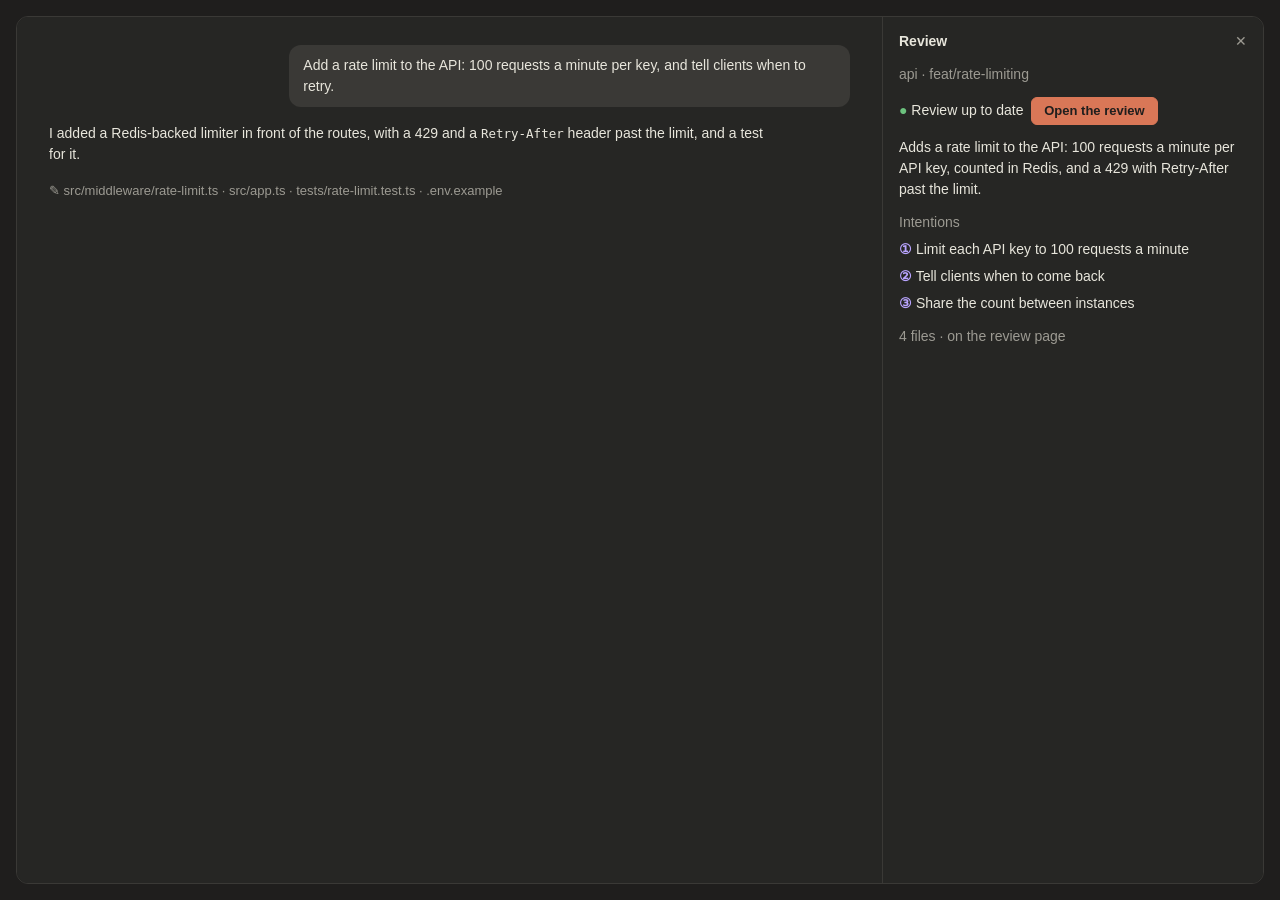
<file: docs/demo/demo.html>
<!doctype html>
<!--
  A mock of intent, with a fake repo, used to draw docs/demo/intent.gif: the pane, "Open the review", then the review page.
  Each frame is a step of the story, picked by the URL hash (demo.html#3). Regenerate the GIF: docs/demo/record.sh
-->
<html lang="en">
<head>
<meta charset="utf-8">
<title>intent demo</title>
<style>
  :root {
    --dark: #262624; --dark-2: #1f1e1d; --dark-text: #e8e6dc; --dark-dim: #9c9a92; --claude: #d97757;
    --bg: #f6f5fb; --surface: #fff; --text: #1d1b2c; --muted: #646179; --border: #e2e0ee;
    --violet: #6a3cf0; --violet-soft: #efeaff; --blue: #175fe6; --add-bg: #e6f6eb; --add-gutter: #cdeed7; --amber: #a85c00; --amber-soft: #fff1d9;
  }
  * { box-sizing: border-box; }
  body { margin: 0; width: 1040px; height: 640px; overflow: hidden; background: var(--dark-2); font: 14px/1.5 -apple-system, BlinkMacSystemFont, "Segoe UI", sans-serif; }
  code, .code { font-family: ui-monospace, "SF Mono", Menlo, monospace; font-size: 12.5px; }
  .stage { position: absolute; inset: 16px; border-radius: 12px; overflow: hidden; border: 1px solid #3a3936; }

  /* Claude Desktop: the conversation and the intent pane */
  .desktop { display: flex; height: 100%; background: var(--dark); color: var(--dark-text); }
  .chat { flex: 1; padding: 28px 32px; display: flex; flex-direction: column; gap: 16px; border-right: 1px solid #3a3936; }
  .msg-user { align-self: flex-end; background: #3a3936; padding: 10px 14px; border-radius: 12px; max-width: 70%; }
  .msg-claude { max-width: 90%; }
  .tool { color: var(--dark-dim); font-size: 13px; }
  .pane { width: 380px; padding: 14px 16px; display: flex; flex-direction: column; gap: 12px; }
  .pane-title { font-weight: 600; display: flex; } .pane-title span { margin-left: auto; color: var(--dark-dim); font-weight: 400; }
  .dim { color: var(--dark-dim); }
  .ok { color: #6cc27e; }
  .intentions { display: flex; flex-direction: column; gap: 6px; }
  .intentions b { color: #b9a4ff; font-weight: 600; }
  .btn { display: inline-block; border: 1px solid #55534e; border-radius: 6px; padding: 3px 12px; background: #2f2e2b; font-size: 13px; }
  .btn.primary { background: var(--claude); border-color: var(--claude); color: #1f1e1d; font-weight: 600; }
  .pressed { outline: 2px solid #fff; outline-offset: 2px; }

  /* The review page in the browser */
  .browser { height: 100%; background: var(--bg); color: var(--text); display: flex; flex-direction: column; }
  .bar { background: #e9e7f2; padding: 8px 14px; display: flex; gap: 8px; align-items: center; border-bottom: 1px solid var(--border); }
  .dot { width: 11px; height: 11px; border-radius: 50%; background: #d4d1e0; }
  .url { margin-left: 12px; flex: 1; background: #fff; border-radius: 6px; padding: 3px 10px; color: var(--muted); font-size: 12.5px; }
  .top { padding: 14px 24px 0; background: var(--surface); border-bottom: 1px solid var(--border); }
  .top-row { display: flex; align-items: baseline; gap: 10px; }
  .top h1 { font-size: 18px; margin: 0; }
  .pr { color: var(--blue); }
  .publish { margin-left: auto; background: var(--violet); color: #fff; border-radius: 7px; padding: 4px 12px; font-size: 13px; font-weight: 600; }
  .tabs { display: flex; gap: 20px; margin-top: 10px; }
  .tab { padding: 6px 0; color: var(--muted); border-bottom: 2px solid transparent; }
  .tab.on { color: var(--violet); border-color: var(--violet); font-weight: 600; }
  .main { padding: 16px 24px; display: flex; flex-direction: column; gap: 12px; overflow: hidden; }
  .card { background: var(--surface); border: 1px solid var(--border); border-radius: 10px; padding: 12px 16px; }
  .label { font-size: 12px; text-transform: uppercase; letter-spacing: .05em; color: var(--muted); font-weight: 600; }
  .intention { display: flex; gap: 10px; align-items: baseline; }
  .badge { color: var(--violet); font-weight: 700; }
  .origin { font-size: 12px; padding: 0 8px; border-radius: 10px; background: var(--violet-soft); color: var(--violet); }
  .origin.inferred { background: var(--amber-soft); color: var(--amber); }
  .why { color: var(--muted); font-size: 13px; margin-left: 22px; }
  .file { color: var(--blue); font-weight: 600; }
  .meta { color: var(--muted); font-size: 13px; }
  .diff { border: 1px solid var(--border); border-radius: 8px; overflow: hidden; margin-top: 8px; }
  .diff .row { display: flex; background: var(--add-bg); white-space: pre; }
  .diff .row.ctx { background: #fff; }
  .diff .num { width: 40px; text-align: right; padding-right: 8px; background: var(--add-gutter); color: #4e7d5c; }
  .diff .ctx .num { background: #f0eff7; color: var(--muted); }
  .diff .txt { padding-left: 8px; }
  .note { margin: 6px 0 6px 40px; padding: 8px 12px; border-left: 3px solid var(--violet); background: var(--violet-soft); border-radius: 0 8px 8px 0; display: flex; gap: 10px; align-items: baseline; }
  .note p { margin: 0; flex: 1; }
  .ask { border: 1px solid var(--violet); color: var(--violet); border-radius: 6px; padding: 1px 10px; font-size: 12.5px; background: #fff; white-space: nowrap; }
  .ask.pressed { outline: 2px solid var(--violet); }
  .sent { color: var(--muted); font-size: 12.5px; white-space: nowrap; }
  .answer { margin: 6px 0 6px 40px; padding: 10px 14px; border: 1px solid var(--border); background: #fff; border-radius: 8px; }
  .answer em { color: var(--muted); }
  .answer p { margin: 6px 0 0; }
  .answer ul { margin: 6px 0; padding-left: 20px; }
  .mark { font-size: 12px; color: var(--violet); }
  .tree { display: flex; flex-direction: column; gap: 4px; width: 300px; }
  .tree .f { display: flex; gap: 8px; }
  .tag { font-size: 12px; color: var(--muted); } .tag.key { color: var(--violet); }
</style>
</head>
<body>
<div class="stage" id="stage"></div>
<script>
// One entry per frame: where the story is.
const STEPS = ['pane', 'press', 'story', 'chapter', 'ask', 'running', 'answer', 'files']
const esc = s => s.replace(/&/g, '&amp;').replace(/</g, '&lt;')

const PANE = press => `
<div class="desktop">
  <div class="chat">
    <div class="msg-user">Add a rate limit to the API: 100 requests a minute per key, and tell clients when to retry.</div>
    <div class="msg-claude">I added a Redis-backed limiter in front of the routes, with a 429 and a <code>Retry-After</code> header past the limit, and a test for it.</div>
    <div class="tool">✎ src/middleware/rate-limit.ts · src/app.ts · tests/rate-limit.test.ts · .env.example</div>
  </div>
  <div class="pane">
    <div class="pane-title">Review <span>✕</span></div>
    <div class="dim">api · feat/rate-limiting</div>
    <div><span class="ok">●</span> Review up to date &nbsp;<span class="btn primary${press ? ' pressed' : ''}">Open the review</span></div>
    <div>Adds a rate limit to the API: 100 requests a minute per API key, counted in Redis, and a 429 with Retry-After past the limit.</div>
    <div class="intentions">
      <div class="dim">Intentions</div>
      <div><b>①</b> Limit each API key to 100 requests a minute</div>
      <div><b>②</b> Tell clients when to come back</div>
      <div><b>③</b> Share the count between instances</div>
    </div>
    <div class="dim">4 files · on the review page</div>
  </div>
</div>`

const TOP = tab => `
<div class="bar"><span class="dot"></span><span class="dot"></span><span class="dot"></span><span class="url">127.0.0.1:4312/?t=…</span></div>
<div class="top">
  <div class="top-row"><h1>api · feat/rate-limiting</h1><span class="pr">#42 feat: add rate limiting</span><span class="publish">Publish</span></div>
  <div class="tabs"><span class="tab${tab === 'story' ? ' on' : ''}">Story</span><span class="tab${tab === 'files' ? ' on' : ''}">Files</span></div>
</div>`

const intention = (n, title, why, inferred) => `
  <div><div class="intention"><span class="badge">${n}</span><b>${title}</b><span class="origin${inferred ? ' inferred' : ''}">${inferred ? 'inferred' : 'from the conversation'}</span></div>
    <div class="why">${why}</div></div>`

const STORY = `
<div class="card">
  <div class="label">In short</div>
  <p style="margin:4px 0 0">Adds a rate limit to the API: 100 requests a minute per API key, counted in Redis so every instance shares it, and a 429 with Retry-After past the limit.</p>
</div>
<div class="card" style="display:flex;flex-direction:column;gap:8px">
  <div class="label">Intentions</div>
  ${intention('①', 'Limit each API key to 100 requests a minute', 'One client flooded the API last week; the limit protects everyone else.')}
  ${intention('②', 'Tell clients when to come back', 'A 429 with Retry-After lets well-behaved clients slow down instead of retrying in a loop.')}
  ${intention('③', 'Share the count between instances', 'With a counter in memory, each instance would allow 100 requests of its own.', true)}
</div>`

const rows = lines => `<div class="diff code">${lines.map(([n, t, ctx]) =>
  `<div class="row${ctx ? ' ctx' : ''}"><span class="num">${n}</span><span class="txt">${ctx ? ' ' : '+'}${esc(t)}</span></div>`).join('')}</div>`

const LIMITER = rows([
  [11, '  const window = Math.floor(Date.now() / 1000 / WINDOW_SECONDS)'],
  [12, '  const counter = `rate:${key}:${window}`'],
  [13, '  const count = await redis.incr(counter)'],
  [14, '  if (count === 1) await redis.expire(counter, WINDOW_SECONDS)'],
])

const ANSWER = `
<div class="answer">
  <em>What's happening here?</em>
  <p>A <b>fixed-window</b> counter:</p>
  <ul>
    <li><code>window</code> is the current minute, so the key <code>rate:&lt;key&gt;:&lt;minute&gt;</code> changes every minute and the count starts again from 0.</li>
    <li><code>incr</code> adds one and returns the count in a single Redis call: two instances can never both read 99 and both let a request through.</li>
    <li><code>expire</code> runs on the first request only, so the counter deletes itself after a minute.</li>
  </ul>
  <span class="mark">Added to your review</span>
</div>`

function chapter(step) {
  const action = step === 'chapter' ? `<span class="ask">What's happening here?</span>`
    : step === 'ask' ? `<span class="ask pressed">What's happening here?</span>`
    : '<span class="sent">Sent ✓</span>'
  const after = step === 'running' ? `<div class="answer"><em>What's happening here?</em><p style="color:var(--muted)">Answering…</p></div>`
    : step === 'answer' ? ANSWER : ''
  return `
<div class="card">
  <div class="intention"><span class="badge">①</span><b>Limit each API key to 100 requests a minute</b><span class="origin">from the conversation</span></div>
  <div style="margin-top:8px"><span class="file">src/middleware/rate-limit.ts</span> <span class="meta">added · key · The limiter: counts each key's requests per minute</span></div>
  ${LIMITER}
  <div class="note"><span class="badge">①</span><p>One counter per key and per minute. The first request of a window makes it expire, so old windows clean themselves up.</p>${action}</div>
  ${after}
</div>`
}

const FILES = `
<div style="display:flex;gap:16px">
  <div class="card tree">
    <div class="label">4 files</div>
    <div class="f"><span>src/middleware/rate-limit.ts</span><span class="tag key">key</span></div>
    <div class="f"><span class="file">src/app.ts</span></div>
    <div class="f"><span>tests/rate-limit.test.ts</span></div>
    <div class="f"><span>.env.example</span><span class="tag">minor</span></div>
  </div>
  <div class="card" style="flex:1">
    <span class="file">src/app.ts</span> <span class="meta">modified · Puts the limiter in front of the API routes</span>
    ${rows([[8, 'app.use(express.json())', true], [9, 'app.use(auth)', true], [10, 'app.use(rateLimit)'], [11, "app.use('/v1', routes)", true]])}
    <div class="note"><span class="badge">①</span><p>After auth, so the key is already checked, and before the routes, so every endpoint is covered.</p><span class="ask">What's happening here?</span></div>
  </div>
</div>`

function render(step) {
  const stage = document.getElementById('stage')
  if (step === 'pane' || step === 'press') {
    stage.innerHTML = PANE(step === 'press')
    return
  }
  const body = step === 'story' ? STORY : step === 'files' ? FILES : chapter(step)
  stage.innerHTML = `<div class="browser">${TOP(step === 'files' ? 'files' : 'story')}<div class="main">${body}</div></div>`
}

render(STEPS[Math.min(Number(location.hash.slice(1)) || 0, STEPS.length - 1)])
</script>
</body>
</html>
</file>
